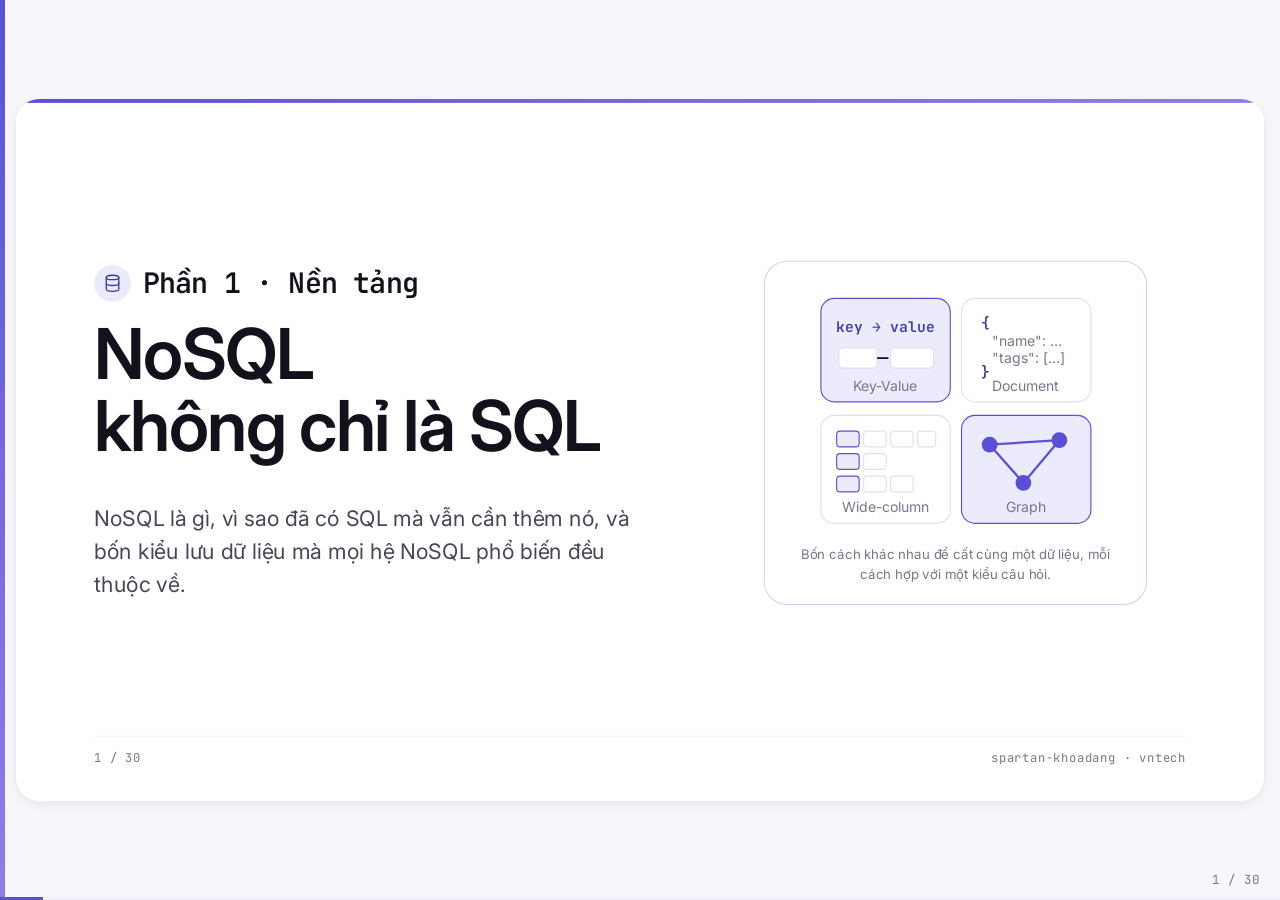
<file: index.html>
<!doctype html>
<html lang="vi">
<head>
<meta charset="utf-8" />
<meta name="viewport" content="width=device-width, initial-scale=1" />
<title>NoSQL — Phần 1</title>
<meta name="description" content="Phần 1: NoSQL là gì, vì sao cần NoSQL khi đã có SQL, bốn loại NoSQL phổ biến và các khái niệm phân tán nền tảng." />
<link rel="icon" href="data:image/svg+xml,%3Csvg xmlns='http://www.w3.org/2000/svg' viewBox='0 0 24 24'%3E%3Ccircle cx='12' cy='12' r='11' fill='%2313121d'/%3E%3Cellipse cx='12' cy='7.5' rx='5.5' ry='2' stroke='%239d94ff' stroke-width='1.6' fill='none'/%3E%3Cpath d='M6.5 7.5v9c0 1.1 2.5 2 5.5 2s5.5-.9 5.5-2v-9' stroke='%239d94ff' stroke-width='1.6' fill='none'/%3E%3C/svg%3E" />
<link rel="preconnect" href="https://fonts.googleapis.com" />
<link rel="preconnect" href="https://fonts.gstatic.com" crossorigin />
<link href="https://fonts.googleapis.com/css2?family=Inter:wght@400;500;600;700&family=JetBrains+Mono:wght@400;500;600&display=swap&subset=vietnamese" rel="stylesheet" />
<link rel="stylesheet" href="css/deck.css" />
</head>
<body>

<svg class="icons" aria-hidden="true">
  <symbol id="ic-db" viewBox="0 0 24 24" fill="none" stroke="currentColor" stroke-width="1.5" stroke-linecap="round" stroke-linejoin="round">
    <ellipse cx="12" cy="5.5" rx="7" ry="2.5" /><path d="M5 5.5v13c0 1.4 3.1 2.5 7 2.5s7-1.1 7-2.5v-13" /><path d="M5 12c0 1.4 3.1 2.5 7 2.5s7-1.1 7-2.5" /></symbol>
  <symbol id="ic-key" viewBox="0 0 24 24" fill="none" stroke="currentColor" stroke-width="1.5" stroke-linecap="round" stroke-linejoin="round">
    <circle cx="8" cy="15" r="4" /><path d="M11 12 20 3" /><path d="M16 7l3 3" /><path d="M13 10l2.5 2.5" /></symbol>
  <symbol id="ic-doc" viewBox="0 0 24 24" fill="none" stroke="currentColor" stroke-width="1.5" stroke-linecap="round" stroke-linejoin="round">
    <path d="M6 3h8l4 4v14H6z" /><path d="M14 3v4h4" /><path d="M9 11h1.5M9 14.5h6M9 18h4" /><path d="M12 11h3" /></symbol>
  <symbol id="ic-cols" viewBox="0 0 24 24" fill="none" stroke="currentColor" stroke-width="1.5" stroke-linecap="round" stroke-linejoin="round">
    <rect x="3" y="4" width="18" height="16" rx="1.5" /><path d="M3 9h18" /><path d="M8 9v11M13 9v11M17 9v11" /></symbol>
  <symbol id="ic-graph" viewBox="0 0 24 24" fill="none" stroke="currentColor" stroke-width="1.5" stroke-linecap="round" stroke-linejoin="round">
    <circle cx="6" cy="6" r="2.5" /><circle cx="18" cy="7" r="2.5" /><circle cx="12" cy="18" r="2.5" /><path d="M8.4 6.2 15.5 6.8M7.3 8.2l3.6 7.6M16.9 9.2l-3.7 6.7" /></symbol>
  <symbol id="ic-server" viewBox="0 0 24 24" fill="none" stroke="currentColor" stroke-width="1.5" stroke-linecap="round" stroke-linejoin="round">
    <rect x="4" y="4" width="16" height="6" rx="1.5" /><rect x="4" y="14" width="16" height="6" rx="1.5" />
    <circle cx="7.2" cy="7" r="0.9" fill="currentColor" stroke="none" /><circle cx="7.2" cy="17" r="0.9" fill="currentColor" stroke="none" /></symbol>
  <symbol id="ic-scale" viewBox="0 0 24 24" fill="none" stroke="currentColor" stroke-width="1.5" stroke-linecap="round" stroke-linejoin="round">
    <path d="M12 3v17" /><path d="M12 20h5M12 20H7" /><path d="M5 7h14" />
    <path d="M5 7 2 13a3 3 0 0 0 6 0Z" /><path d="M19 7l-3 6a3 3 0 0 0 6 0Z" /></symbol>
  <symbol id="ic-list" viewBox="0 0 24 24" fill="none" stroke="currentColor" stroke-width="1.5" stroke-linecap="round" stroke-linejoin="round">
    <path d="M9 6h11M9 12h11M9 18h11" /><circle cx="4.5" cy="6" r="1.3" fill="currentColor" stroke="none" />
    <circle cx="4.5" cy="12" r="1.3" fill="currentColor" stroke="none" /><circle cx="4.5" cy="18" r="1.3" fill="currentColor" stroke="none" /></symbol>
  <symbol id="ic-question" viewBox="0 0 24 24" fill="none" stroke="currentColor" stroke-width="1.5" stroke-linecap="round" stroke-linejoin="round">
    <circle cx="12" cy="12" r="9" /><path d="M9.3 9.2a2.7 2.7 0 0 1 5.2.9c0 1.6-1.1 2.1-2.1 3-.6.5-.9 1-.9 1.8" />
    <circle cx="12" cy="17.2" r="0.6" fill="currentColor" stroke="none" /></symbol>
  <symbol id="ic-clock" viewBox="0 0 24 24" fill="none" stroke="currentColor" stroke-width="1.5" stroke-linecap="round" stroke-linejoin="round">
    <circle cx="12" cy="12" r="9" /><path d="M12 7v5l4 2" /></symbol>
  <symbol id="ic-shield" viewBox="0 0 24 24" fill="none" stroke="currentColor" stroke-width="1.5" stroke-linecap="round" stroke-linejoin="round">
    <path d="M12 3.2 19 6v6c0 5-3.2 7.8-7 8.8-3.8-1-7-3.8-7-8.8V6Z" /></symbol>
  <symbol id="ic-split" viewBox="0 0 24 24" fill="none" stroke="currentColor" stroke-width="1.5" stroke-linecap="round" stroke-linejoin="round">
    <path d="M3 12h6" /><path d="M9 12l4-6h8M9 12l4 6h8M13 12h8" /></symbol>
  <symbol id="ic-layers" viewBox="0 0 24 24" fill="none" stroke="currentColor" stroke-width="1.5" stroke-linecap="round" stroke-linejoin="round">
    <path d="M12 3 2.5 8 12 13l9.5-5Z" /><path d="M2.5 12.5 12 17.5l9.5-5" /><path d="M2.5 16.5 12 21.5l9.5-5" /></symbol>
  <symbol id="ic-bolt" viewBox="0 0 24 24" fill="none" stroke="currentColor" stroke-width="1.5" stroke-linecap="round" stroke-linejoin="round">
    <path d="M13 2 4 14h7l-1 8 9-12h-7Z" /></symbol>
  <symbol id="ic-search" viewBox="0 0 24 24" fill="none" stroke="currentColor" stroke-width="1.5" stroke-linecap="round" stroke-linejoin="round">
    <circle cx="10.5" cy="10.5" r="6.5" /><path d="M15.5 15.5 21 21" /></symbol>
  <symbol id="ic-flag" viewBox="0 0 24 24" fill="none" stroke="currentColor" stroke-width="1.5" stroke-linecap="round" stroke-linejoin="round">
    <path d="M5 21V4" /><path d="M5 4h11l-2 4 2 4H5" /></symbol>
</svg>

<div class="stage">
  <div class="deck" id="deck">
    <!-- Slides live in sections/*.html, fetched by the loader at the bottom of this file. -->
  </div>
</div>

<div class="progress"><i></i></div>
<div class="pager"></div>

<script>
// Sections are fetched, so the deck needs HTTP (GitHub Pages or a local server), not file://.
// Order here is slide order. Each section's inline <script> runs after all slides are in the
// DOM and before deck.js counts data-step reveals.
(async () => {
  const SECTIONS = [
    '00-cover',
    '00-outline',
    '01-what-is-nosql',
    '02-why-nosql',
    '03-four-types',
    '04-distributed-basics',
    '05-takeaways'
  ];
  // Cache-bust the stylesheet too: a cached deck.css leaves new slides unstyled.
  document.querySelector('link[href="css/deck.css"]').href = `css/deck.css?v=${Date.now()}`;
  const deck = document.getElementById('deck');
  const htmls = await Promise.all(SECTIONS.map((n) =>
    fetch(`sections/${n}.html`, { cache: 'no-cache' }).then((r) => {
      if (!r.ok) throw new Error(`sections/${n}.html: HTTP ${r.status}`);
      return r.text();
    })));
  const scripts = [];
  htmls.forEach((html) => {
    const tpl = document.createElement('template');
    tpl.innerHTML = html;
    tpl.content.querySelectorAll('script').forEach((s) => { scripts.push(s.textContent); s.remove(); });
    deck.appendChild(tpl.content);
  });
  scripts.forEach((code) => {
    const s = document.createElement('script');
    s.textContent = code;
    document.body.appendChild(s);
  });
  const engine = document.createElement('script');
  // Cache-bust: without this, browsers keep running a stale deck.js after edits.
  engine.src = `js/deck.js?v=${Date.now()}`;
  document.body.appendChild(engine);
})().catch((err) => {
  const hint = location.protocol === 'file:'
    ? 'Trang đang mở dạng file. Hãy chạy qua HTTP: <code>cd vntech-nosql &amp;&amp; python3 -m http.server</code>, rồi mở <code>http://localhost:8000</code>.'
    : 'Kiểm tra file có tồn tại và tên khớp với danh sách SECTIONS trong index.html.';
  document.getElementById('deck').innerHTML =
    `<p style="padding:2rem;color:var(--ink, #eee)">Không tải được slide: ${err.message}.<br>${hint}</p>`;
});
</script>
</body>
</html>
</file>
<file: css/deck.css>
/* NoSQL — Part 1. Same instrument-panel layout as the rate-limiting deck, re-tinted indigo.
   Tokens declared once on :root, redefined for dark under both the media query and the
   explicit toggle. Orange stays reserved for "risk / trade-off", green for "fits well". */
:root {
  --paper: #f6f6fb;
  --ink: #12111c;
  --body: #474659;
  --muted: #77768c;
  --muted-soft: #aaa9bd;
  --hairline: #e1e0ee;
  --hairline-soft: #f1f0f8;
  --surface: #ffffff;
  --surface-alt: #efeef8;
  --accent: #5b4fd6;
  --accent-strong: #4338b0;
  --accent2: #8b80ea;
  --accent-wash: #ecebfc;
  --panel-border: rgba(91, 79, 214, 0.28);
  --reject: #b3651f;
  --reject-wash: #f8ece0;
  --allow: #2f7d5c;
  --allow-wash: #e3f2ea;
  --shadow: 0 4px 12px rgba(18, 17, 28, 0.07);
  --r-sm: 8px;
  --r-md: 12px;
  --r-xl: 24px;
  --r-pill: 100px;
  --sans: 'Inter', -apple-system, system-ui, 'Segoe UI', Roboto, Helvetica, Arial, sans-serif;
  --mono: 'JetBrains Mono', ui-monospace, SFMono-Regular, Menlo, monospace;
  --head: 'Inter', var(--sans);
  --numeral: 'Inter', var(--head);
  color-scheme: light;
}

@media (prefers-color-scheme: dark) {
  :root:not([data-theme='light']) {
    --paper: #0c0b14;
    --ink: #f1f0fa;
    --body: #c0bfd0;
    --muted: #8a89a0;
    --muted-soft: #4f4e64;
    --hairline: #262536;
    --hairline-soft: #1a1926;
    --surface: #13121d;
    --surface-alt: #1b1a28;
    --accent: #9d94ff;
    --accent-strong: #c9c3ff;
    --accent2: #6c5fe0;
    --accent-wash: #1f1c3d;
    --panel-border: rgba(157, 148, 255, 0.35);
    --reject: #e0a542;
    --reject-wash: #2c2211;
    --allow: #5fcf9e;
    --allow-wash: #10281e;
    --shadow: 0 8px 28px rgba(0, 0, 0, 0.55);
    color-scheme: dark;
  }
}
:root[data-theme='dark'] {
  --paper: #0c0b14;
  --ink: #f1f0fa;
  --body: #c0bfd0;
  --muted: #8a89a0;
  --muted-soft: #4f4e64;
  --hairline: #262536;
  --hairline-soft: #1a1926;
  --surface: #13121d;
  --surface-alt: #1b1a28;
  --accent: #9d94ff;
  --accent-strong: #c9c3ff;
  --accent2: #6c5fe0;
  --accent-wash: #1f1c3d;
  --panel-border: rgba(157, 148, 255, 0.35);
  --reject: #e0a542;
  --reject-wash: #2c2211;
  --allow: #5fcf9e;
  --allow-wash: #10281e;
  --shadow: 0 8px 28px rgba(0, 0, 0, 0.55);
  color-scheme: dark;
}

html, body { height: 100%; }
body {
  margin: 0;
  background: var(--paper);
  color: var(--ink);
  font-family: var(--sans);
  overflow: hidden;
  -webkit-font-smoothing: antialiased;
}
.icons { position: absolute; width: 0; height: 0; overflow: hidden; }

/* ---------- stage ---------- */
.stage { position: fixed; inset: 0; }
.stage::before {
  content: ''; position: fixed; left: 0; top: 0; bottom: 0; width: 5px; z-index: 2;
  background: linear-gradient(180deg, var(--accent), var(--accent2));
}
.deck {
  position: absolute;
  left: 50%;
  top: 50%;
  width: 1280px;
  height: 720px;
  transform: translate(-50%, -50%) scale(var(--s, 1));
}
.slide {
  position: absolute;
  inset: 0;
  box-sizing: border-box;
  display: flex;
  flex-direction: column;
  gap: 26px;
  padding: 58px 80px 36px;
  background: var(--surface);
  border-radius: var(--r-xl);
  box-shadow: var(--shadow);
  overflow: hidden;
  opacity: 0;
  visibility: hidden;
  pointer-events: none;
  transform: translateY(10px) scale(0.99);
  transition: opacity 0.4s ease, transform 0.4s ease, visibility 0s linear 0.4s;
}
.slide::before {
  content: ''; position: absolute; top: 0; left: 0; right: 0; height: 4px;
  background: linear-gradient(90deg, var(--accent), var(--accent2));
}
.slide.active {
  opacity: 1; visibility: visible; pointer-events: auto; transform: none;
  transition: opacity 0.4s ease, transform 0.4s ease;
}

/* ---------- type ---------- */
/* The section name is the real title; the line under it is only a descriptor. */
.eyebrow {
  display: flex; align-items: center; gap: 12px;
  font-family: var(--mono); font-size: 29px; font-weight: 600;
  letter-spacing: -0.4px; color: var(--ink);
}
.eyebrow .ic {
  width: 38px; height: 38px; padding: 8px; box-sizing: border-box;
  color: var(--accent-strong); background: var(--accent-wash); border-radius: 50%; flex: none;
}
h1, h2 { margin: 0; color: var(--ink); text-wrap: balance; font-family: var(--head); }
h2 { font-size: 21px; font-weight: 400; letter-spacing: 0; line-height: 1.4; max-width: 52ch; color: var(--body); }
.display { font-family: var(--numeral); font-size: 72px; font-weight: 600; letter-spacing: -1.6px; line-height: 1.02; }
.lead { margin: 0; font-size: 22px; line-height: 1.55; color: var(--body); max-width: 40ch; }
.mono { font-family: var(--mono); }
.muted { color: var(--muted); }
.big { font-family: var(--numeral); font-size: 84px; font-weight: 600; letter-spacing: -1.8px; line-height: 1; font-variant-numeric: tabular-nums; color: var(--ink); }
.big-unit { font-family: var(--sans); font-size: 20px; font-weight: 500; color: var(--muted); letter-spacing: 0; }
b, strong { font-weight: 600; color: var(--ink); }
code { font-family: var(--mono); font-size: 0.86em; background: var(--surface-alt); padding: 1px 6px; border-radius: 6px; color: var(--ink); }

.chip {
  display: inline-flex; align-items: center; gap: 6px;
  font-family: var(--mono); font-size: 12.5px; font-weight: 500; line-height: 1;
  padding: 7px 12px; border-radius: var(--r-pill);
  border: 1px solid var(--hairline); background: var(--surface-alt); color: var(--body);
  white-space: nowrap;
}
.chip.hot { background: var(--accent-wash); border-color: var(--accent); color: var(--accent-strong); }
.chip.risk { background: var(--reject-wash); border-color: var(--reject); color: var(--reject); }
.chip.ok { background: var(--surface-alt); border-color: var(--allow); color: var(--allow); }
.chip.ink { background: var(--ink); border-color: var(--ink); color: var(--surface); }

/* ---------- layouts ---------- */
.body { flex: 1; min-height: 0; display: flex; flex-direction: column; gap: 22px; }
.split { flex: 1; min-height: 0; display: grid; grid-template-columns: 7fr 5fr; gap: 52px; align-items: center; }
.split.even { grid-template-columns: 1fr 1fr; }
.split.code-left { grid-template-columns: 7fr 5fr; }
.trio { display: grid; grid-template-columns: repeat(3, 1fr); gap: 22px; align-items: stretch; }
.two { display: grid; grid-template-columns: 1fr 1fr; gap: 44px; }
.stack { display: flex; flex-direction: column; gap: 16px; min-width: 0; }

.card {
  display: flex; flex-direction: column; gap: 12px;
  padding: 22px; border: 1px solid var(--panel-border); border-radius: var(--r-xl); background: var(--surface);
}
.card.lift { box-shadow: var(--shadow); background: var(--surface); }
.card .ic {
  width: 40px; height: 40px; padding: 9px; box-sizing: border-box;
  color: var(--accent-strong); background: var(--accent-wash); border-radius: 50%;
}
.card .k { font-family: var(--mono); font-size: 13px; font-weight: 500; color: var(--muted); text-transform: uppercase; letter-spacing: 0.03em; }
.card .t { font-size: 24px; font-weight: 600; letter-spacing: -0.3px; line-height: 1.2; font-family: var(--head); }
.card p { margin: 0; font-size: 16.5px; line-height: 1.5; color: var(--body); }
.card .code { margin-top: auto; font-size: 13.5px; padding: 12px 14px; }
.card .mini { display: block; width: 100%; height: auto; margin-top: auto; overflow: visible; }

.points { list-style: none; margin: 0; padding: 0; display: flex; flex-direction: column; }
.points li { padding: 13px 0; border-top: 1px solid var(--hairline-soft); font-size: 18px; line-height: 1.45; color: var(--body); }
.points li:first-child { border-top: 0; padding-top: 0; }
.points.tight li { font-size: 16.5px; padding: 10px 0; }
.points .chip { margin-right: 8px; vertical-align: 2px; }

.foot {
  margin-top: auto; display: flex; justify-content: space-between; align-items: center; gap: 24px;
  padding-top: 13px; border-top: 1px solid var(--hairline-soft);
  font-family: var(--mono); font-size: 12.5px; color: var(--muted);
}
.foot a { color: var(--accent-strong); font-weight: 600; text-decoration: none; }
/* presenter cue: switch to the live demo (client + admin, local backend + Redis) */
.foot .demo-cue { color: var(--accent-strong); font-weight: 600; }
.foot a:hover { text-decoration: underline; }

/* ---------- code ---------- */
.code {
  margin: 0; font-family: var(--mono); font-size: 14.5px; line-height: 1.62; color: var(--ink);
  background: var(--surface-alt); border-radius: var(--r-md); padding: 18px 22px;
  white-space: pre; overflow-x: auto; tab-size: 2;
}
.code .c { color: var(--muted); }
.code .hl { background: var(--accent-wash); border-radius: 4px; padding: 1px 2px; }
.code-label { font-family: var(--mono); font-size: 12.5px; font-weight: 500; color: var(--muted); margin-bottom: -8px; }

/* ---------- tables ---------- */
.tbl { width: 100%; border-collapse: collapse; font-size: 16.5px; }
.tbl th { text-align: left; font-family: var(--mono); font-size: 12.5px; font-weight: 500; color: var(--muted); padding: 0 14px 10px; border-bottom: 1px solid var(--hairline); }
.tbl td { padding: 15px 14px; border-bottom: 1px solid var(--hairline-soft); vertical-align: top; line-height: 1.4; color: var(--body); }
.tbl td:first-child, .tbl th:first-child { padding-left: 0; }
.tbl td.name { color: var(--ink); font-weight: 600; }
.tbl td.name span { display: block; font-weight: 400; font-size: 12.5px; color: var(--muted); font-family: var(--mono); margin-top: 3px; }
/* rows kept for shape but values hidden until their section is covered */
.tbl tr.masked td.name { color: var(--muted-soft); }
.tbl tr.masked td i { display: block; width: 64px; height: 10px; margin-top: 5px; border-radius: 5px; background: var(--hairline-soft); }
.tbl .num { font-variant-numeric: tabular-nums; white-space: nowrap; }
.tbl .mono { font-size: 14px; }
.tbl.dense { font-size: 15.5px; }
.tbl.dense th { font-family: var(--sans); font-size: 15px; font-weight: 600; color: var(--ink); }
.tbl.dense td { padding: 10px 14px; }
.tbl.dense td.name { width: 17%; font-family: var(--mono); font-size: 13px; font-weight: 500; color: var(--muted); }

/* ---------- meter frame for diagrams ---------- */
.meter {
  border: 1px solid var(--panel-border); border-radius: var(--r-md);
  background: var(--surface-alt); padding: 18px 20px 10px;
}
.chart { display: flex; flex-direction: column; gap: 12px; min-width: 0; }
.chart svg { display: block; width: 100%; height: auto; overflow: visible; }
figcaption, .caption { font-size: 14.5px; line-height: 1.5; color: var(--muted); }
figcaption a, .diagram-caption a { color: var(--accent2); font-family: var(--mono); font-size: 13px; white-space: nowrap; }

/* ---------- embedded archify diagrams ---------- */
.diagram-embed {
  flex: 1; min-height: 0; border: 1px solid var(--panel-border); border-radius: var(--r-md);
  overflow: hidden; background: var(--surface-alt);
}
.diagram-embed iframe { width: 100%; height: 100%; border: 0; display: block; }
.diagram-caption {
  display: flex; justify-content: space-between; align-items: baseline; gap: 16px;
  margin-top: 10px; font-size: 14px; color: var(--muted);
}
.diagram-caption a { font-family: var(--mono); font-size: 13px; color: var(--accent2); white-space: nowrap; }
.legend { display: flex; flex-wrap: wrap; gap: 18px; font-family: var(--mono); font-size: 13px; color: var(--muted); }
.legend i { display: inline-block; vertical-align: middle; margin-right: 6px; }
.lg-dot { width: 10px; height: 10px; border-radius: 50%; background: var(--accent); }
.lg-dot.ink { background: var(--ink); }
.lg-dot.old { background: var(--muted-soft); }
.lg-dot.carry { background: var(--accent-wash); box-shadow: inset 0 0 0 1.5px var(--accent); }
.lg-dot.future { background: transparent; box-shadow: inset 0 0 0 1.5px var(--muted-soft); }
.lg-dot.risk { background: var(--reject-wash); box-shadow: inset 0 0 0 1.5px var(--reject); }
.lg-bar { width: 22px; height: 8px; border-radius: 4px; background: var(--surface); box-shadow: inset 0 0 0 1px var(--hairline); }

svg text { font-family: var(--sans); }
.sv-grid { stroke: var(--hairline); }
.sv-axis { stroke: var(--muted-soft); }
.sv-tick { fill: var(--muted); font-family: var(--mono); font-size: 12.5px; font-variant-numeric: tabular-nums; }
.sv-lbl { fill: var(--ink); font-size: 14px; font-weight: 500; }
.sv-lbl-sm { fill: var(--muted); font-size: 12.5px; }
.sv-hot { fill: var(--accent-strong); font-family: var(--mono); font-size: 13px; font-weight: 600; }
.sv-mark { fill: var(--accent); }
.sv-ink { fill: var(--ink); }
.sv-old { fill: var(--muted-soft); }
.sv-wait { fill: var(--surface); stroke: var(--hairline); }
.sv-band { fill: var(--surface); }
.sv-band-hot { fill: var(--accent-wash); }
.sv-limit { stroke: var(--reject); stroke-width: 1.5; stroke-dasharray: 6 5; }
.sv-box { fill: var(--surface); stroke: var(--hairline); }
.sv-box-hot { fill: var(--accent-wash); stroke: var(--accent); }
.sv-box-risk { fill: var(--reject-wash); stroke: var(--reject); }
.sv-risk { fill: var(--reject); font-family: var(--mono); font-size: 13px; font-weight: 600; }
.sv-dash { fill: none; stroke: var(--muted-soft); stroke-dasharray: 6 5; }
.sv-line { stroke: var(--ink); stroke-width: 1.5; fill: none; }
.sv-line-soft { stroke: var(--muted-soft); stroke-width: 1.5; fill: none; }
.sv-bar { fill: var(--accent); transition: y 0.45s ease, height 0.45s ease; }
.sv-bar-ink { fill: var(--ink); }
/* carried-over estimate: outline + dashes signal "computed, not observed" */
.sv-carry { fill: var(--accent-wash); stroke: var(--accent); stroke-width: 1.5; stroke-dasharray: 5 4; }
.sv-strike { stroke: var(--reject); stroke-width: 1.5; }

/* numbered request coins: toggle .old (leaked out) and .risk (429) on the <g class="coin"> */
.coin circle { fill: var(--accent); stroke: var(--accent-strong); stroke-width: 1; }
.coin text { fill: var(--surface); font-family: var(--mono); font-size: 9px; font-weight: 600; text-anchor: middle; dominant-baseline: central; }
.coin.lg text { font-size: 11px; }
.coin.old circle { fill: var(--surface-alt); stroke: var(--muted-soft); }
.coin.old text { fill: var(--muted); }
.coin.risk circle { fill: var(--reject-wash); stroke: var(--reject); stroke-width: 1.5; }
.coin.risk text { fill: var(--reject); }
.coin-move { transition: transform 0.35s ease, opacity 0.2s ease; }

/* ---------- controls ---------- */
.seg { display: inline-flex; gap: 4px; padding: 4px; border: 1px solid var(--hairline); border-radius: 10px; background: var(--surface-alt); align-self: flex-start; }
.seg button {
  font: 500 14.5px var(--mono); color: var(--muted); background: transparent;
  border: 0; border-radius: 7px; padding: 9px 15px; cursor: pointer;
}
.seg button:hover { color: var(--ink); }
.seg button[aria-pressed="true"] { background: var(--ink); color: var(--surface); }
button:focus-visible, input:focus-visible { outline: 2px solid var(--accent-strong); outline-offset: 2px; }
.readout { font-size: 16.5px; color: var(--body); font-variant-numeric: tabular-nums; }
.readout b { font-size: 21px; font-family: var(--numeral); font-weight: 400; }

.sliders { display: flex; flex-direction: column; gap: 18px; }
.sliders label { display: grid; grid-template-columns: 1fr auto; gap: 8px 16px; font-size: 15.5px; color: var(--body); }
.sliders output { font-family: var(--mono); font-weight: 600; color: var(--ink); font-variant-numeric: tabular-nums; }
.sliders input { grid-column: 1 / -1; width: 100%; accent-color: var(--accent-strong); margin: 0; }
.formula { font-family: var(--mono); font-size: 18px; line-height: 1.5; color: var(--body); padding: 16px 20px; background: var(--surface-alt); border-radius: var(--r-md); font-variant-numeric: tabular-nums; }
.formula b { color: var(--ink); }
.verdict { display: flex; align-items: baseline; gap: 16px; }
.scrub { display: flex; align-items: center; gap: 18px; }
/* fixed widths so the slider doesn't jitter as the label and button text change every frame */
.scrub .seg button { width: 86px; }
.scrub input { flex: 1; accent-color: var(--accent-strong); margin: 0; }
.scrub .readout { width: 110px; text-align: right; }
/* 12ch fits "now 2000 ms" / "now 12.8 s" on one line; the slider takes the rest */
.scrub .readout.compact { width: 12ch; flex: none; white-space: nowrap; font-family: var(--mono); font-size: 13px; color: var(--muted); }
.scrub .readout.compact b { font-family: var(--mono); font-size: 13px; font-weight: 600; color: var(--ink); }

/* ---------- section dividers ---------- */
.divider { justify-content: center; gap: 28px; }
.divider-num {
  font-family: var(--numeral); font-size: 190px; font-weight: 700; line-height: 1;
  letter-spacing: -4px; color: transparent; -webkit-text-stroke: 2px var(--accent);
  align-self: flex-start;
}
.section-tag {
  display: flex; align-items: center; gap: 12px;
  font-family: var(--mono); font-size: 14px; font-weight: 500; letter-spacing: 0.06em; color: var(--accent2);
}
.section-tag i { display: block; width: 28px; height: 2px; background: linear-gradient(90deg, var(--accent), var(--accent2)); }
.divider h2 { font-size: 56px; max-width: 16ch; }
.divider .lead { font-size: 23px; max-width: 44ch; }
.lead p { margin: 0; }
.lead-list { margin: 6px 0 0; padding-left: 1.2em; }
.lead-list li { padding-left: 4px; }
.lead-list li::marker { color: var(--accent); }
.lead-list b { font-weight: 700; }

/* ---------- outline ---------- */
.outline {
  list-style: none; margin: 0; padding: 0; flex: 1; min-height: 0;
  display: grid; grid-auto-flow: column; grid-template-columns: 1fr 1fr; grid-template-rows: repeat(4, 1fr); column-gap: 56px;
}
.outline li {
  display: grid; grid-template-columns: 64px 1fr auto; align-content: center; gap: 2px 14px;
  border-top: 1px solid var(--hairline-soft);
}
.outline .n {
  grid-row: span 2; align-self: center;
  font-family: var(--numeral); font-size: 38px; font-weight: 700; line-height: 1; letter-spacing: -1px;
  color: transparent; -webkit-text-stroke: 1.2px var(--accent);
}
.outline .t { font-size: 22px; font-weight: 600; color: var(--ink); letter-spacing: -0.2px; }
.outline .p { font-family: var(--mono); font-size: 12.5px; color: var(--muted); align-self: center; }
.outline .d { grid-column: 2 / -1; font-size: 16px; color: var(--body); }

/* mini outline injected into each divider by sections/00-outline.html */
.outline-mini {
  position: absolute; right: 80px; top: 50%; translate: 0 -50%; width: 330px; box-sizing: border-box;
  display: flex; flex-direction: column; gap: 14px;
  padding: 22px 24px; border: 1px solid var(--panel-border); border-radius: var(--r-xl); background: var(--surface-alt);
}
.om-head { display: flex; align-items: baseline; gap: 8px; font-family: var(--mono); font-size: 13px; color: var(--muted); }
.om-head b { font-family: var(--numeral); font-size: 30px; font-weight: 700; color: var(--accent-strong); }
.om-rail { display: flex; gap: 4px; }
.om-rail i { flex: 1; height: 4px; border-radius: 2px; background: var(--hairline); }
.om-rail i.done, .om-rail i.now { background: var(--accent); }
.outline-mini ol { list-style: none; margin: 0; padding: 0; display: flex; flex-direction: column; gap: 2px; }
.outline-mini li {
  display: flex; gap: 12px; padding: 6px 10px; border-radius: var(--r-sm);
  font-size: 15.5px; color: var(--body); border-left: 2px solid transparent;
}
.outline-mini li span { font-family: var(--mono); font-size: 13px; color: var(--muted); padding-top: 1px; }
.outline-mini li.done { color: var(--muted); }
.outline-mini li.now { color: var(--ink); font-weight: 600; background: var(--accent-wash); border-left-color: var(--accent); }
.outline-mini li.now span { color: var(--accent-strong); }

/* ---------- cover ---------- */
.cover-grid { flex: 1; display: grid; grid-template-columns: 1.25fr 1fr; gap: 56px; align-items: center; }
.cover-grid .lead { margin-top: 26px; }
.gauge-card {
  display: flex; flex-direction: column; align-items: center; gap: 10px;
  padding: 26px 24px 20px; border-radius: var(--r-xl); border: 1px solid var(--panel-border); background: var(--surface);
}
.gauge-card figcaption { text-align: center; font-size: 13.5px; }

/* ---------- step reveal ---------- */
[data-step] { opacity: 0; transform: translateY(8px); transition: opacity 0.35s ease, transform 0.35s ease; }
svg [data-step] { transform: none; }
[data-step].shown { opacity: 1; transform: none; }

/* ---------- entrance stagger: a slide's own top-level children cascade in ---------- */
.slide > *:not(.foot) {
  opacity: 0; transform: translateY(16px);
  transition: opacity 0.5s ease, transform 0.5s ease;
}
.slide.active > *:not(.foot) { opacity: 1; transform: none; }
body.overview .slide > *:not(.foot) { opacity: 1; transform: none; transition: none; }

/* ---------- hud ---------- */
.progress { position: fixed; left: 0; right: 0; bottom: 0; height: 3px; background: var(--hairline-soft); }
.progress i { display: block; height: 100%; width: 0; background: var(--accent); transition: width 0.3s ease; }
.pager { position: fixed; right: 20px; bottom: 12px; font-family: var(--mono); font-size: 12.5px; color: var(--muted); font-variant-numeric: tabular-nums; }

/* ---------- overview (O) ---------- */
body.overview { overflow: auto; }
body.overview .stage { position: static; }
body.overview .deck {
  position: static; transform: none; width: auto; height: auto;
  display: grid; grid-template-columns: repeat(auto-fill, 256px); gap: 20px; justify-content: center; padding: 32px;
}
body.overview .slide {
  position: relative; display: flex; zoom: 0.2; cursor: pointer;
  opacity: 1; visibility: visible; pointer-events: auto; transform: none; transition: none;
}
body.overview .slide.active { outline: 14px solid var(--accent); }
body.overview [data-step] { opacity: 1; transform: none; }
body.overview .progress, body.overview .pager { display: none; }

@media (prefers-reduced-motion: reduce) {
  [data-step], .sv-bar, .progress i, .coin-move { transition: none; }
}

@media print {
  @page { size: 1280px 720px; margin: 0; }
  body { background: #fff; overflow: visible; }
  .stage { position: static; }
  .deck { position: static; transform: none; width: 1280px; height: auto; }
  .slide {
    display: flex; position: relative; width: 1280px; height: 720px; border-radius: 0; box-shadow: none;
    opacity: 1; visibility: visible; transform: none; break-after: page;
  }
  [data-step] { opacity: 1; transform: none; }
  .slide > *:not(.foot) { opacity: 1; transform: none; transition: none; }
  .progress, .pager { display: none; }
}

/* ---------- NoSQL deck additions ---------- */
.quad { display: grid; grid-template-columns: repeat(4, 1fr); gap: 18px; align-items: stretch; }
.six { display: grid; grid-template-columns: repeat(3, 1fr); grid-template-rows: 1fr 1fr; gap: 16px; flex: 1; min-height: 0; }
.six .card { padding: 18px 20px; gap: 8px; }
.six .card .t { font-size: 20px; }
.six .card p { font-size: 15.5px; }
.quad .card { padding: 18px; gap: 10px; }
.quad .card .t { font-size: 21px; }
.quad .card p { font-size: 15px; }
.card.risk { border-color: var(--reject); }
.card.risk .ic { color: var(--reject); background: var(--reject-wash); }
.card.ok { border-color: var(--allow); }
.card.ok .ic { color: var(--allow); background: var(--allow-wash); }
.card .ex { font-family: var(--mono); font-size: 12.5px; color: var(--muted); margin-top: auto; }
.code.sm { font-size: 13px; line-height: 1.55; padding: 14px 18px; }
.split.r-wide { grid-template-columns: 5fr 7fr; }
.sv-ok { fill: var(--allow); font-family: var(--mono); font-size: 13px; font-weight: 600; }
.sv-box-ok { fill: var(--allow-wash); stroke: var(--allow); }
.sv-acc { stroke: var(--accent); stroke-width: 2; fill: none; }
.sv-acc-fill { fill: var(--accent); }
.big-quote { font-size: 40px; font-weight: 600; line-height: 1.25; letter-spacing: -0.6px; color: var(--ink); max-width: 26ch; margin: 0; }
.big-quote em { font-style: normal; color: var(--accent-strong); }
.tbl td.yes { color: var(--allow); font-weight: 600; }
.tbl td.no { color: var(--reject); font-weight: 600; }
.part-next { display: inline-flex; align-items: center; gap: 10px; padding: 10px 16px; border-radius: var(--r-pill); border: 1px dashed var(--accent); color: var(--accent-strong); font-family: var(--mono); font-size: 14px; align-self: flex-start; }
.outline li.later .t, .outline li.later .d { color: var(--muted); }
.outline li.later .n { -webkit-text-stroke-color: var(--muted-soft); }

/* speaker notes: authored inline per slide, shown in a panel with N */
.slide > aside.notes { display: none !important; }
.notes-panel {
  position: fixed; left: 50%; bottom: 18px; translate: -50% 0; z-index: 5;
  width: min(1100px, calc(100vw - 48px)); max-height: 38vh; overflow: auto; box-sizing: border-box;
  padding: 16px 22px; border-radius: var(--r-md); border: 1px solid var(--panel-border);
  background: var(--surface); box-shadow: var(--shadow);
  font-size: 17px; line-height: 1.6; color: var(--body); display: none;
}
body.show-notes .notes-panel { display: block; }
.notes-panel .np-head { display: flex; justify-content: space-between; font-family: var(--mono); font-size: 12.5px; color: var(--muted); margin-bottom: 6px; }
.notes-panel p { margin: 0 0 8px; }
.notes-panel b { color: var(--ink); }
@media print { .notes-panel { display: none !important; } }

/* diagram slides: archify embeds scale to width, so the frame keeps each diagram's aspect ratio */
.slide.dia { gap: 16px; }
.slide.dia h2 { max-width: none; }
.diagram-embed.fit { flex: 1; min-height: 0; align-self: center; max-width: 100%; background: var(--surface); }
.slide.dia .body { gap: 10px; }
.slide.dia .diagram-caption { margin-top: 0; }
.quad.center, .six.center { margin-block: auto; }

.code { font-variant-ligatures: none; }
</file>
